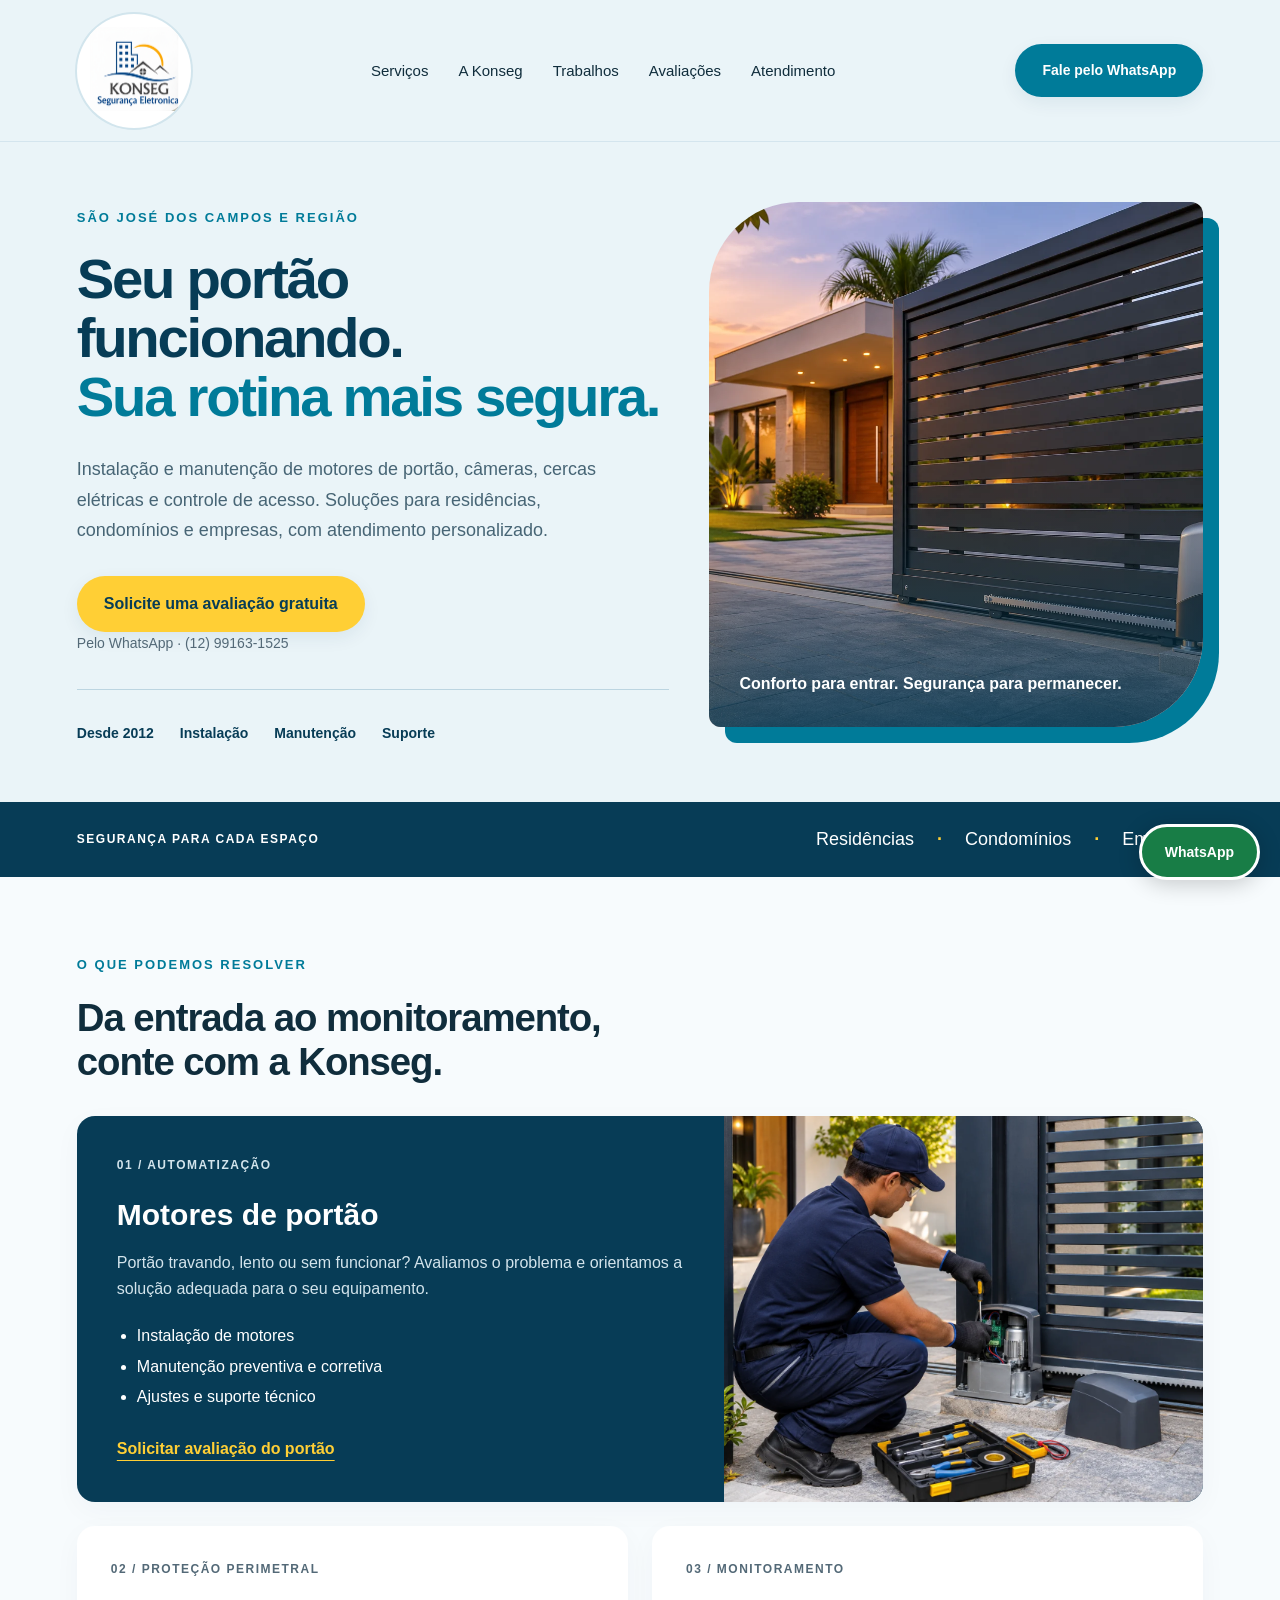
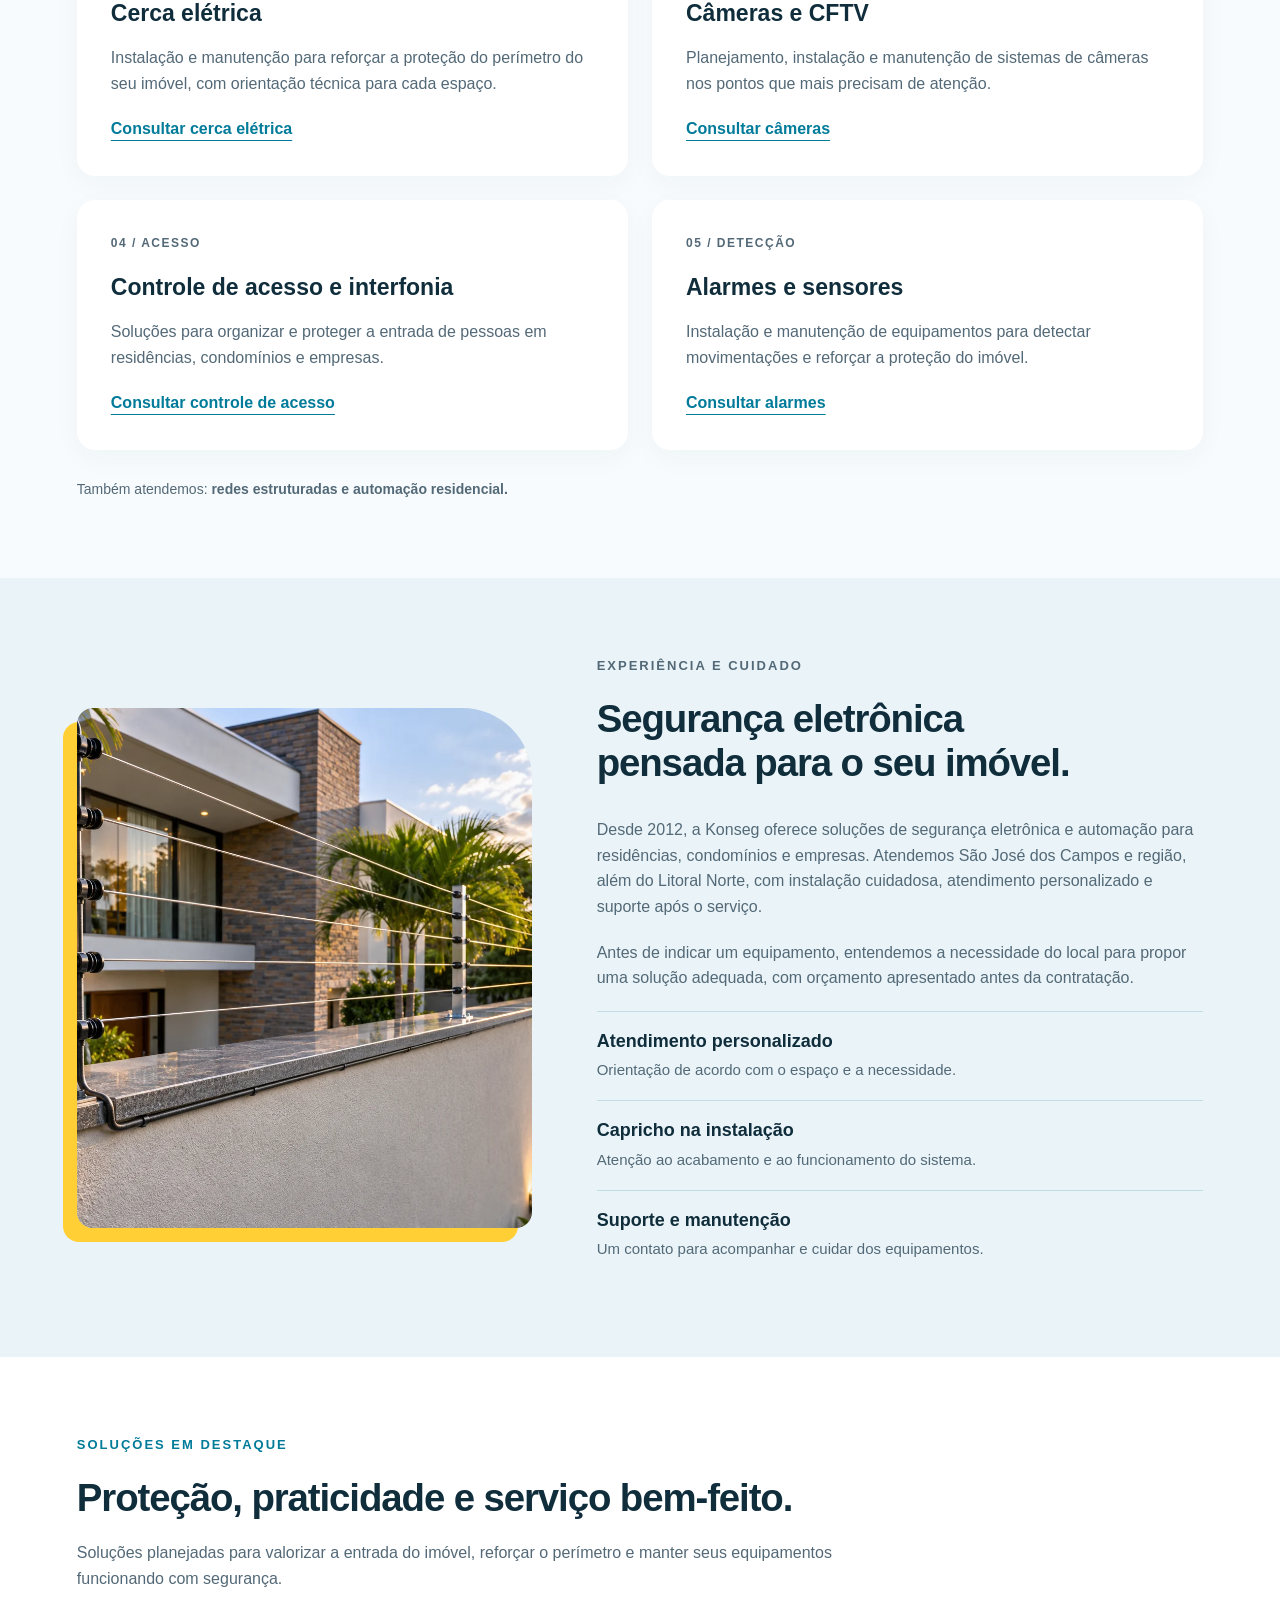
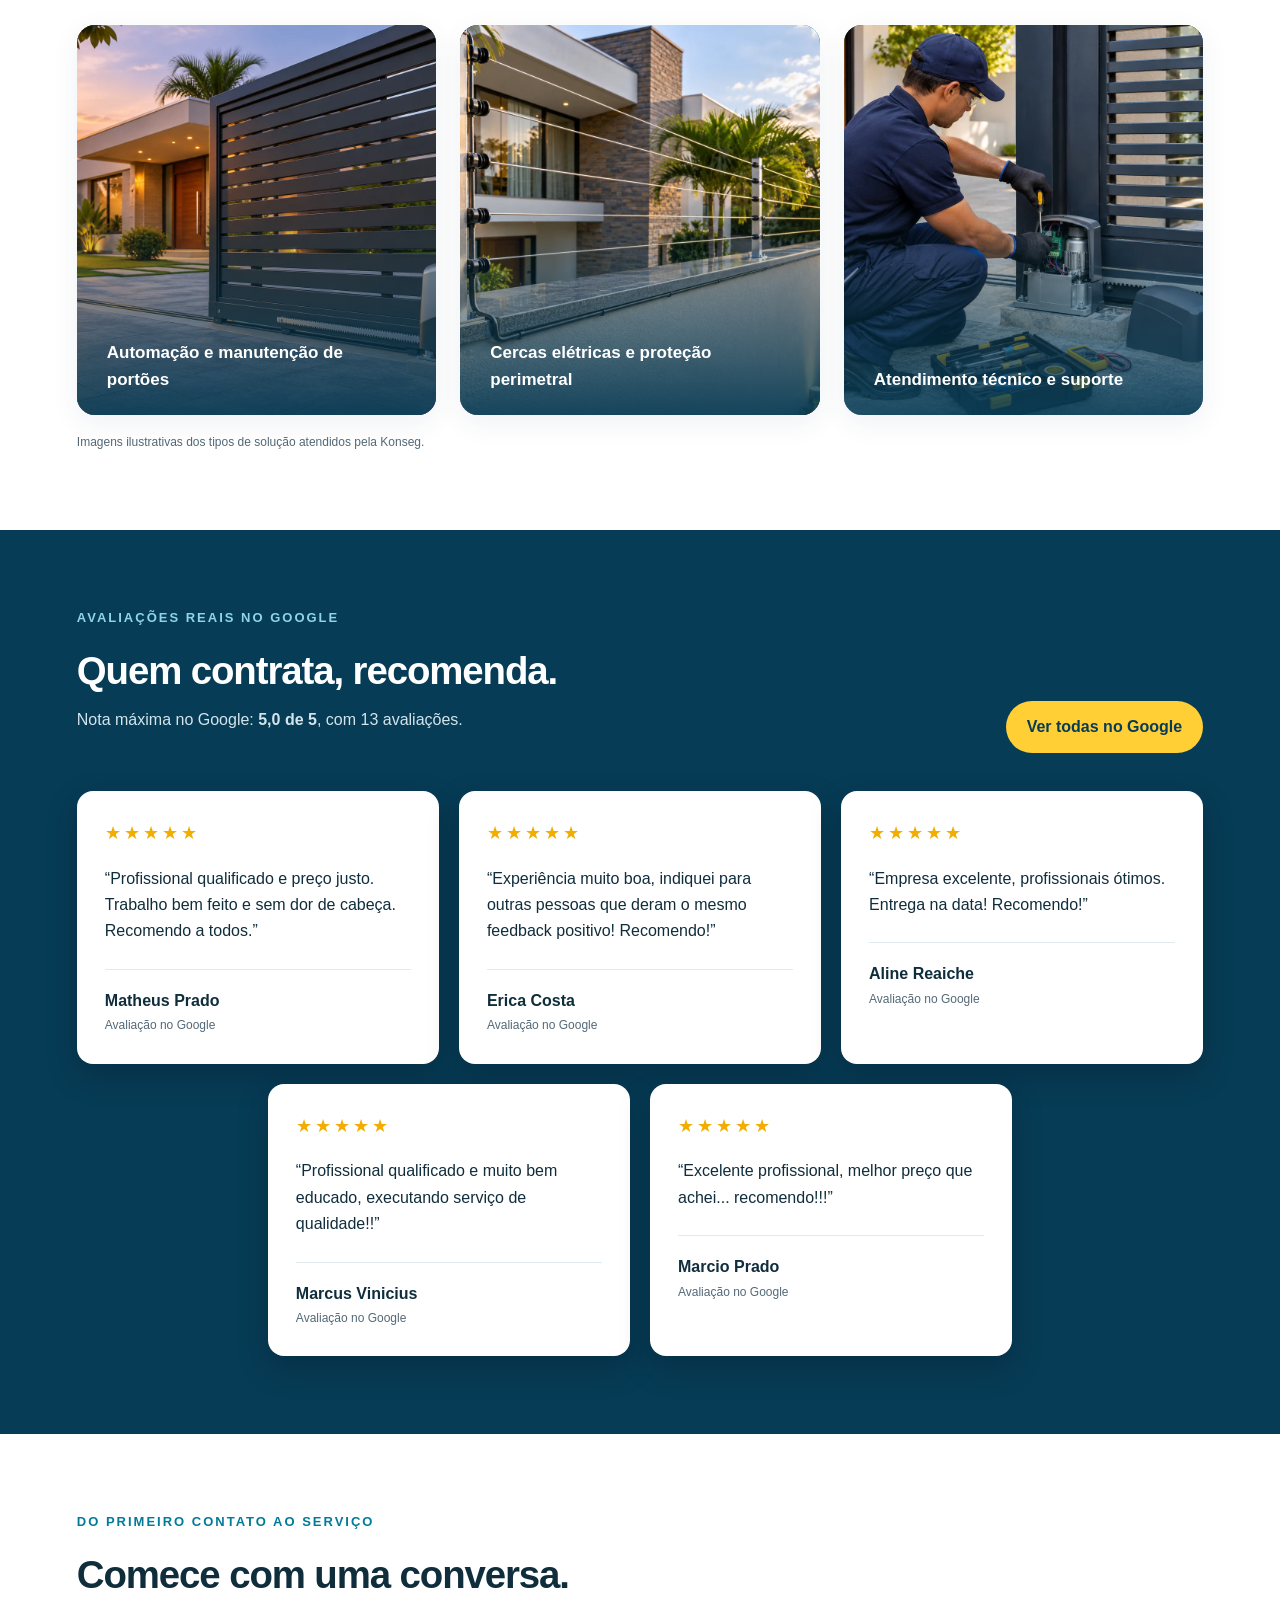
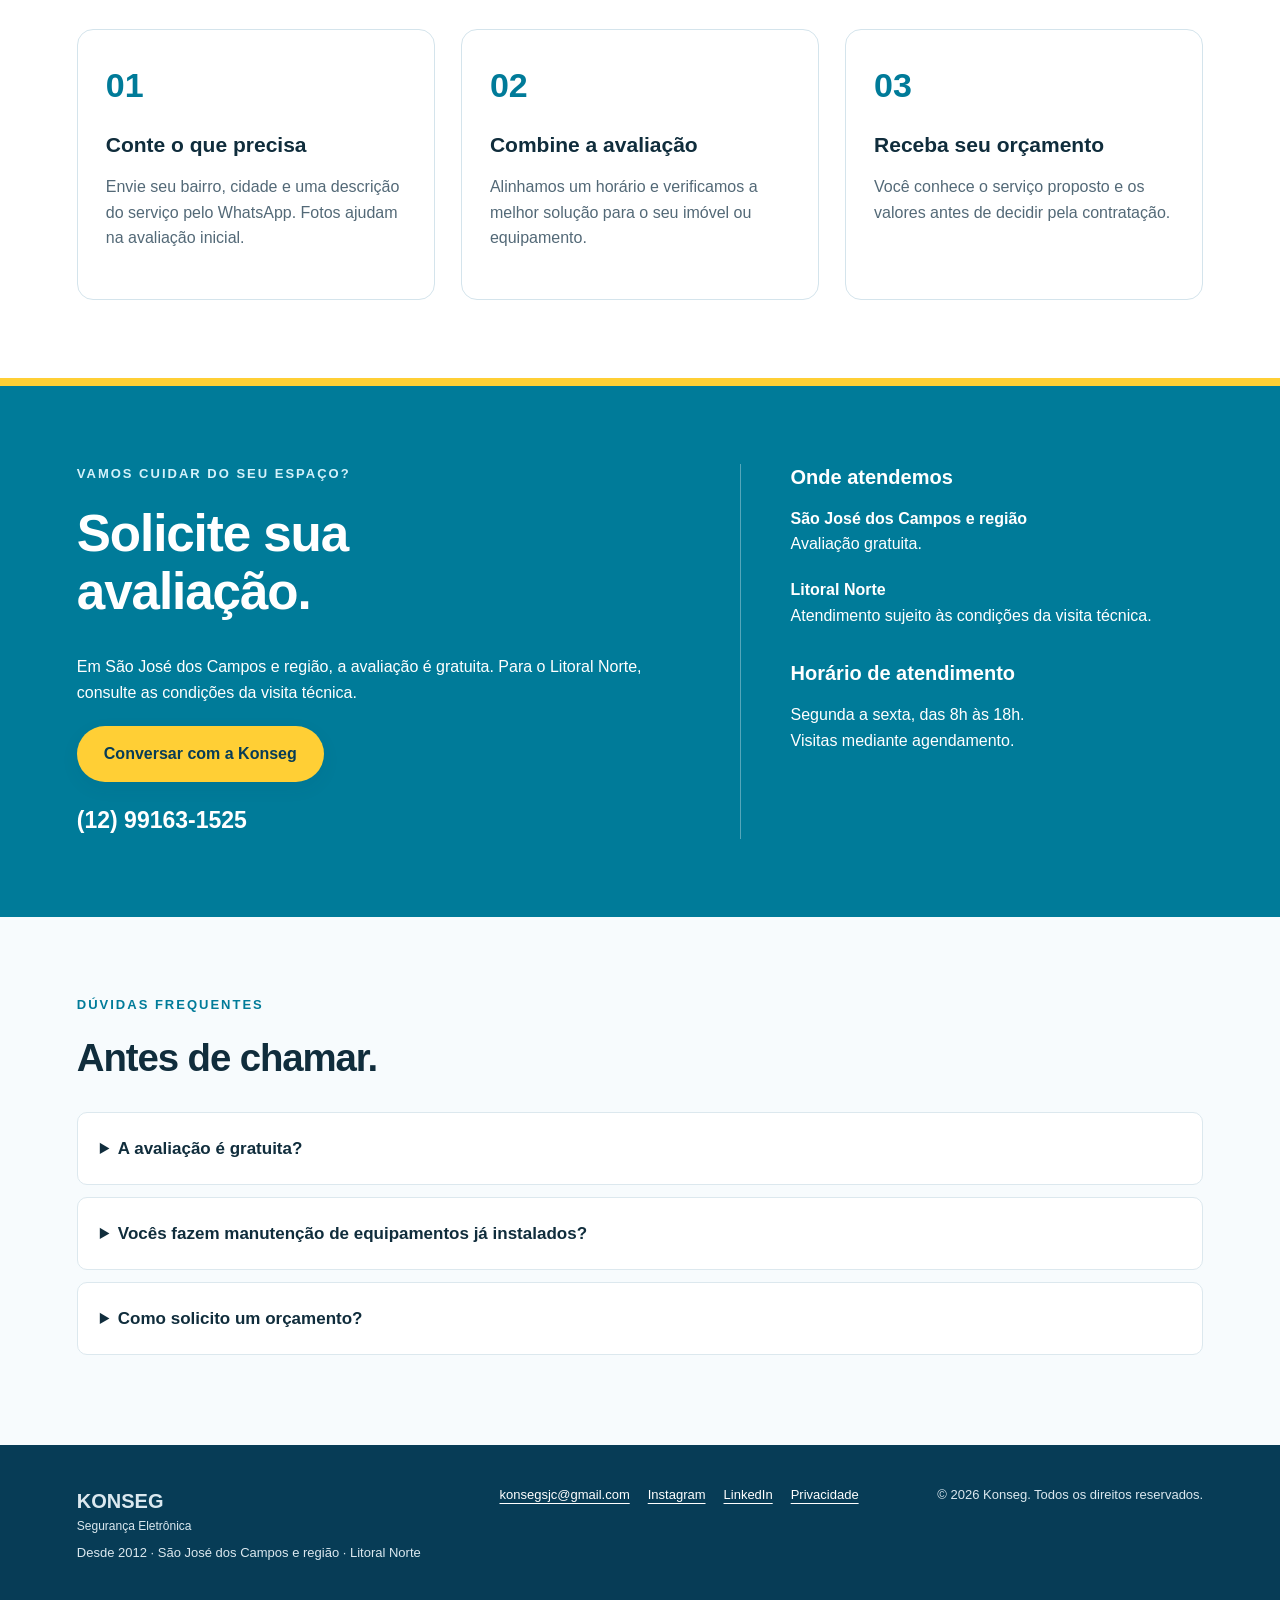
<file: index.html>
<!doctype html>
<html lang="pt-BR">
<head>
  <meta charset="utf-8">
  <meta name="viewport" content="width=device-width,initial-scale=1">
  <title>Konseg | Motores de portão e segurança eletrônica em São José dos Campos</title>
  <meta name="description" content="Desde 2012, a Konseg instala e mantém motores de portão, câmeras CFTV, cercas elétricas e controle de acesso em São José dos Campos e região.">
  <meta name="theme-color" content="#073c56">
  <meta name="robots" content="index,follow,max-image-preview:large">
  <link rel="canonical" href="https://konseg.com.br/">
  <meta property="og:locale" content="pt_BR">
  <meta property="og:type" content="website">
  <meta property="og:site_name" content="Konseg Segurança Eletrônica">
  <meta property="og:title" content="Konseg | Segurança eletrônica e automação">
  <meta property="og:description" content="Soluções para residências, condomínios e empresas em São José dos Campos e região. Solicite uma avaliação pelo WhatsApp.">
  <meta property="og:url" content="https://konseg.com.br/">
  <meta property="og:image" content="https://konseg.com.br/assets/portao.webp">
  <meta property="og:image:width" content="1050">
  <meta property="og:image:height" content="1400">
  <meta property="og:image:alt" content="Serviço de automação de portão realizado pela Konseg">
  <meta name="twitter:card" content="summary_large_image">
  <meta name="twitter:title" content="Konseg Segurança Eletrônica">
  <meta name="twitter:description" content="Motores de portão, CFTV, cercas elétricas e controle de acesso em São José dos Campos e região.">
  <meta name="twitter:image" content="https://konseg.com.br/assets/portao.webp">
  <link rel="stylesheet" href="style.css">
  <link rel="stylesheet" href="reviews.css">
  <link rel="icon" type="image/svg+xml" href="data:image/svg+xml,%3Csvg%20xmlns%3D%22http%3A//www.w3.org/2000/svg%22%20viewBox%3D%220%200%2032%2032%22%3E%3Crect%20width%3D%2232%22%20height%3D%2232%22%20rx%3D%227%22%20fill%3D%22%23073c56%22/%3E%3Ctext%20x%3D%2216%22%20y%3D%2224%22%20text-anchor%3D%22middle%22%20font-family%3D%22Arial%22%20font-weight%3D%22bold%22%20font-size%3D%2225%22%20fill%3D%22%23ffcf35%22%3EK%3C/text%3E%3C/svg%3E">
  <script type="application/ld+json">
  {
    "@context":"https://schema.org",
    "@type":"LocalBusiness",
    "name":"Konseg Segurança Eletrônica",
    "url":"https://konseg.com.br/",
    "logo":"https://konseg.com.br/assets/logo.png",
    "image":"https://konseg.com.br/assets/portao-automatico-premium.webp",
    "description":"Instalação e manutenção de motores de portão, câmeras CFTV, cercas elétricas, alarmes, interfonia e controle de acesso.",
    "foundingDate":"2012",
    "telephone":"+55 12 99163-1525",
    "email":"konsegsjc@gmail.com",
    "areaServed":["São José dos Campos","Vale do Paraíba","Litoral Norte de São Paulo"],
    "openingHours":"Mo-Fr 08:00-18:00",
    "aggregateRating":{"@type":"AggregateRating","ratingValue":"5.0","reviewCount":"13","bestRating":"5"},
    "sameAs":[
      "https://www.instagram.com/konsegsjc/",
      "https://www.linkedin.com/company/konseg-seguranca-eletronica/"
    ]
  }
  </script>
</head>
<body>
  <a class="skip" href="#conteudo">Ir para o conteúdo</a>
  <header>
    <a href="#conteudo" aria-label="Konseg início" class="brand"><img src="assets/logo.png" alt="Konseg Segurança Eletrônica" width="110" height="95"></a>
    <nav aria-label="Navegação principal"><a href="#servicos">Serviços</a><a href="#konseg">A Konseg</a><a href="#trabalhos">Trabalhos</a><a href="#avaliacoes">Avaliações</a><a href="#atendimento">Atendimento</a></nav>
    <a class="button small" data-service="avaliação">Fale pelo WhatsApp</a>
  </header>
  <main id="conteudo">
    <section class="hero">
      <div class="hero-copy"><p class="eyebrow">SÃO JOSÉ DOS CAMPOS E REGIÃO</p><h1>Seu portão funcionando.<br><span>Sua rotina mais segura.</span></h1><p class="lead">Instalação e manutenção de motores de portão, câmeras, cercas elétricas e controle de acesso. Soluções para residências, condomínios e empresas, com atendimento personalizado.</p><a class="button" data-service="avaliação gratuita">Solicite uma avaliação gratuita</a><p class="note">Pelo WhatsApp · (12) 99163-1525</p><div class="hero-bottom"><span>Desde 2012</span><span>Instalação</span><span>Manutenção</span><span>Suporte</span></div></div>
      <figure class="hero-photo"><img src="assets/portao-automatico-premium.webp" alt="Portão deslizante automatizado em residência moderna" fetchpriority="high"><figcaption>Conforto para entrar. Segurança para permanecer.</figcaption></figure>
    </section>
    <div class="audiences"><span>SEGURANÇA PARA CADA ESPAÇO</span><p>Residências <b>·</b> Condomínios <b>·</b> Empresas</p></div>
    <section id="servicos" class="section">
      <div class="section-heading"><p class="eyebrow">O QUE PODEMOS RESOLVER</p><h2>Da entrada ao monitoramento,<br>conte com a Konseg.</h2></div>
      <div class="services">
        <article class="featured"><div><p class="number">01 / AUTOMATIZAÇÃO</p><h3>Motores de portão</h3><p>Portão travando, lento ou sem funcionar? Avaliamos o problema e orientamos a solução adequada para o seu equipamento.</p><ul><li>Instalação de motores</li><li>Manutenção preventiva e corretiva</li><li>Ajustes e suporte técnico</li></ul><a class="text-link" data-service="motor de portão">Solicitar avaliação do portão</a></div><img src="assets/tecnico-motor-portao.webp" alt="Técnico realizando manutenção em motor de portão automático" loading="lazy" width="1536" height="1024"></article>
        <article><p class="number">02 / PROTEÇÃO PERIMETRAL</p><h3>Cerca elétrica</h3><p>Instalação e manutenção para reforçar a proteção do perímetro do seu imóvel, com orientação técnica para cada espaço.</p><a class="text-link" data-service="cerca elétrica">Consultar cerca elétrica</a></article>
        <article><p class="number">03 / MONITORAMENTO</p><h3>Câmeras e CFTV</h3><p>Planejamento, instalação e manutenção de sistemas de câmeras nos pontos que mais precisam de atenção.</p><a class="text-link" data-service="câmeras e CFTV">Consultar câmeras</a></article>
        <article><p class="number">04 / ACESSO</p><h3>Controle de acesso e interfonia</h3><p>Soluções para organizar e proteger a entrada de pessoas em residências, condomínios e empresas.</p><a class="text-link" data-service="controle de acesso e interfonia">Consultar controle de acesso</a></article>
        <article><p class="number">05 / DETECÇÃO</p><h3>Alarmes e sensores</h3><p>Instalação e manutenção de equipamentos para detectar movimentações e reforçar a proteção do imóvel.</p><a class="text-link" data-service="alarmes e sensores">Consultar alarmes</a></article>
      </div>
      <p class="other">Também atendemos: <strong>redes estruturadas e automação residencial.</strong></p>
    </section>
    <section id="konseg" class="about section">
      <figure><img src="assets/cerca-eletrica-residencial.webp" alt="Cerca elétrica instalada sobre muro residencial moderno" loading="lazy" width="1536" height="1024"></figure>
      <div><p class="eyebrow">EXPERIÊNCIA E CUIDADO</p><h2>Segurança eletrônica<br>pensada para o seu imóvel.</h2><p>Desde 2012, a Konseg oferece soluções de segurança eletrônica e automação para residências, condomínios e empresas. Atendemos São José dos Campos e região, além do Litoral Norte, com instalação cuidadosa, atendimento personalizado e suporte após o serviço.</p><p>Antes de indicar um equipamento, entendemos a necessidade do local para propor uma solução adequada, com orçamento apresentado antes da contratação.</p><div class="values"><div><h3>Atendimento personalizado</h3><p>Orientação de acordo com o espaço e a necessidade.</p></div><div><h3>Capricho na instalação</h3><p>Atenção ao acabamento e ao funcionamento do sistema.</p></div><div><h3>Suporte e manutenção</h3><p>Um contato para acompanhar e cuidar dos equipamentos.</p></div></div></div>
    </section>
    <section id="trabalhos" class="portfolio section">
      <p class="eyebrow">SOLUÇÕES EM DESTAQUE</p><h2>Proteção, praticidade e serviço bem-feito.</h2><p class="portfolio-intro">Soluções planejadas para valorizar a entrada do imóvel, reforçar o perímetro e manter seus equipamentos funcionando com segurança.</p>
      <div class="portfolio-grid"><figure><img src="assets/portao-automatico-premium.webp" alt="Portão automático moderno com motor deslizante" loading="lazy" width="1536" height="1024"><figcaption>Automação e manutenção de portões</figcaption></figure><figure><img src="assets/cerca-eletrica-residencial.webp" alt="Proteção perimetral com cerca elétrica residencial" loading="lazy" width="1536" height="1024"><figcaption>Cercas elétricas e proteção perimetral</figcaption></figure><figure><img src="assets/tecnico-motor-portao.webp" alt="Atendimento técnico em motor de portão" loading="lazy" width="1536" height="1024"><figcaption>Atendimento técnico e suporte</figcaption></figure></div>
      <p class="image-note">Imagens ilustrativas dos tipos de solução atendidos pela Konseg.</p>
    </section>
    <section id="avaliacoes" class="reviews section">
      <div class="reviews-heading"><div><p class="eyebrow">AVALIAÇÕES REAIS NO GOOGLE</p><h2>Quem contrata, recomenda.</h2><p>Nota máxima no Google: <strong>5,0 de 5</strong>, com 13 avaliações.</p></div><a class="google-link" href="https://www.google.com/maps/place/Konseg+Seguran%C3%A7a+Eletr%C3%B4nica/@-23.395352,-45.5975122,17z" target="_blank" rel="noopener noreferrer">Ver todas no Google</a></div>
      <div class="review-grid">
        <article><div class="stars" aria-label="5 de 5 estrelas">★★★★★</div><blockquote>“Profissional qualificado e preço justo. Trabalho bem feito e sem dor de cabeça. Recomendo a todos.”</blockquote><p><strong>Matheus Prado</strong><span>Avaliação no Google</span></p></article>
        <article><div class="stars" aria-label="5 de 5 estrelas">★★★★★</div><blockquote>“Experiência muito boa, indiquei para outras pessoas que deram o mesmo feedback positivo! Recomendo!”</blockquote><p><strong>Erica Costa</strong><span>Avaliação no Google</span></p></article>
        <article><div class="stars" aria-label="5 de 5 estrelas">★★★★★</div><blockquote>“Empresa excelente, profissionais ótimos. Entrega na data! Recomendo!”</blockquote><p><strong>Aline Reaiche</strong><span>Avaliação no Google</span></p></article>
        <article><div class="stars" aria-label="5 de 5 estrelas">★★★★★</div><blockquote>“Profissional qualificado e muito bem educado, executando serviço de qualidade!!”</blockquote><p><strong>Marcus Vinicius</strong><span>Avaliação no Google</span></p></article>
        <article><div class="stars" aria-label="5 de 5 estrelas">★★★★★</div><blockquote>“Excelente profissional, melhor preço que achei... recomendo!!!”</blockquote><p><strong>Marcio Prado</strong><span>Avaliação no Google</span></p></article>
      </div>
    </section>
    <section class="steps section"><p class="eyebrow">DO PRIMEIRO CONTATO AO SERVIÇO</p><h2>Comece com uma conversa.</h2><div class="step-grid"><article><span>01</span><h3>Conte o que precisa</h3><p>Envie seu bairro, cidade e uma descrição do serviço pelo WhatsApp. Fotos ajudam na avaliação inicial.</p></article><article><span>02</span><h3>Combine a avaliação</h3><p>Alinhamos um horário e verificamos a melhor solução para o seu imóvel ou equipamento.</p></article><article><span>03</span><h3>Receba seu orçamento</h3><p>Você conhece o serviço proposto e os valores antes de decidir pela contratação.</p></article></div></section>
    <section id="atendimento" class="contact section"><div><p class="eyebrow">VAMOS CUIDAR DO SEU ESPAÇO?</p><h2>Solicite sua<br>avaliação.</h2><p>Em São José dos Campos e região, a avaliação é gratuita. Para o Litoral Norte, consulte as condições da visita técnica.</p><a class="button" data-service="avaliação">Conversar com a Konseg</a><a class="phone" href="tel:+5512991631525">(12) 99163-1525</a></div><div class="contact-details"><h3>Onde atendemos</h3><p><strong>São José dos Campos e região</strong><br>Avaliação gratuita.</p><p><strong>Litoral Norte</strong><br>Atendimento sujeito às condições da visita técnica.</p><h3>Horário de atendimento</h3><p>Segunda a sexta, das 8h às 18h.<br>Visitas mediante agendamento.</p></div></section>
    <section class="faq section"><p class="eyebrow">DÚVIDAS FREQUENTES</p><h2>Antes de chamar.</h2><details><summary>A avaliação é gratuita?</summary><p>Sim, em São José dos Campos e região. Informe sua cidade e bairro pelo WhatsApp. Para o Litoral Norte, consulte as condições da visita técnica.</p></details><details><summary>Vocês fazem manutenção de equipamentos já instalados?</summary><p>Sim. Conte qual equipamento precisa de atendimento e descreva o problema. Nossa equipe avalia a possibilidade de manutenção e a solução indicada.</p></details><details><summary>Como solicito um orçamento?</summary><p>Clique em um botão de WhatsApp e envie sua cidade, bairro e o serviço desejado. O orçamento será apresentado conforme a avaliação da necessidade.</p></details></section>
  </main>
  <footer><div><strong>KONSEG <span>Segurança Eletrônica</span></strong><p>Desde 2012 · São José dos Campos e região · Litoral Norte</p></div><div class="footer-links"><a href="mailto:konsegsjc@gmail.com">konsegsjc@gmail.com</a><a href="https://www.instagram.com/konsegsjc/" target="_blank" rel="noopener noreferrer">Instagram</a><a href="https://www.linkedin.com/company/konseg-seguranca-eletronica/" target="_blank" rel="noopener noreferrer">LinkedIn</a><a href="politica-de-privacidade.html">Privacidade</a></div><p>© 2026 Konseg. Todos os direitos reservados.</p></footer>
  <a class="floating" data-service="avaliação" aria-label="Solicitar avaliação pelo WhatsApp">WhatsApp</a>
  <script src="script.js"></script>
</body>
</html>
</file>
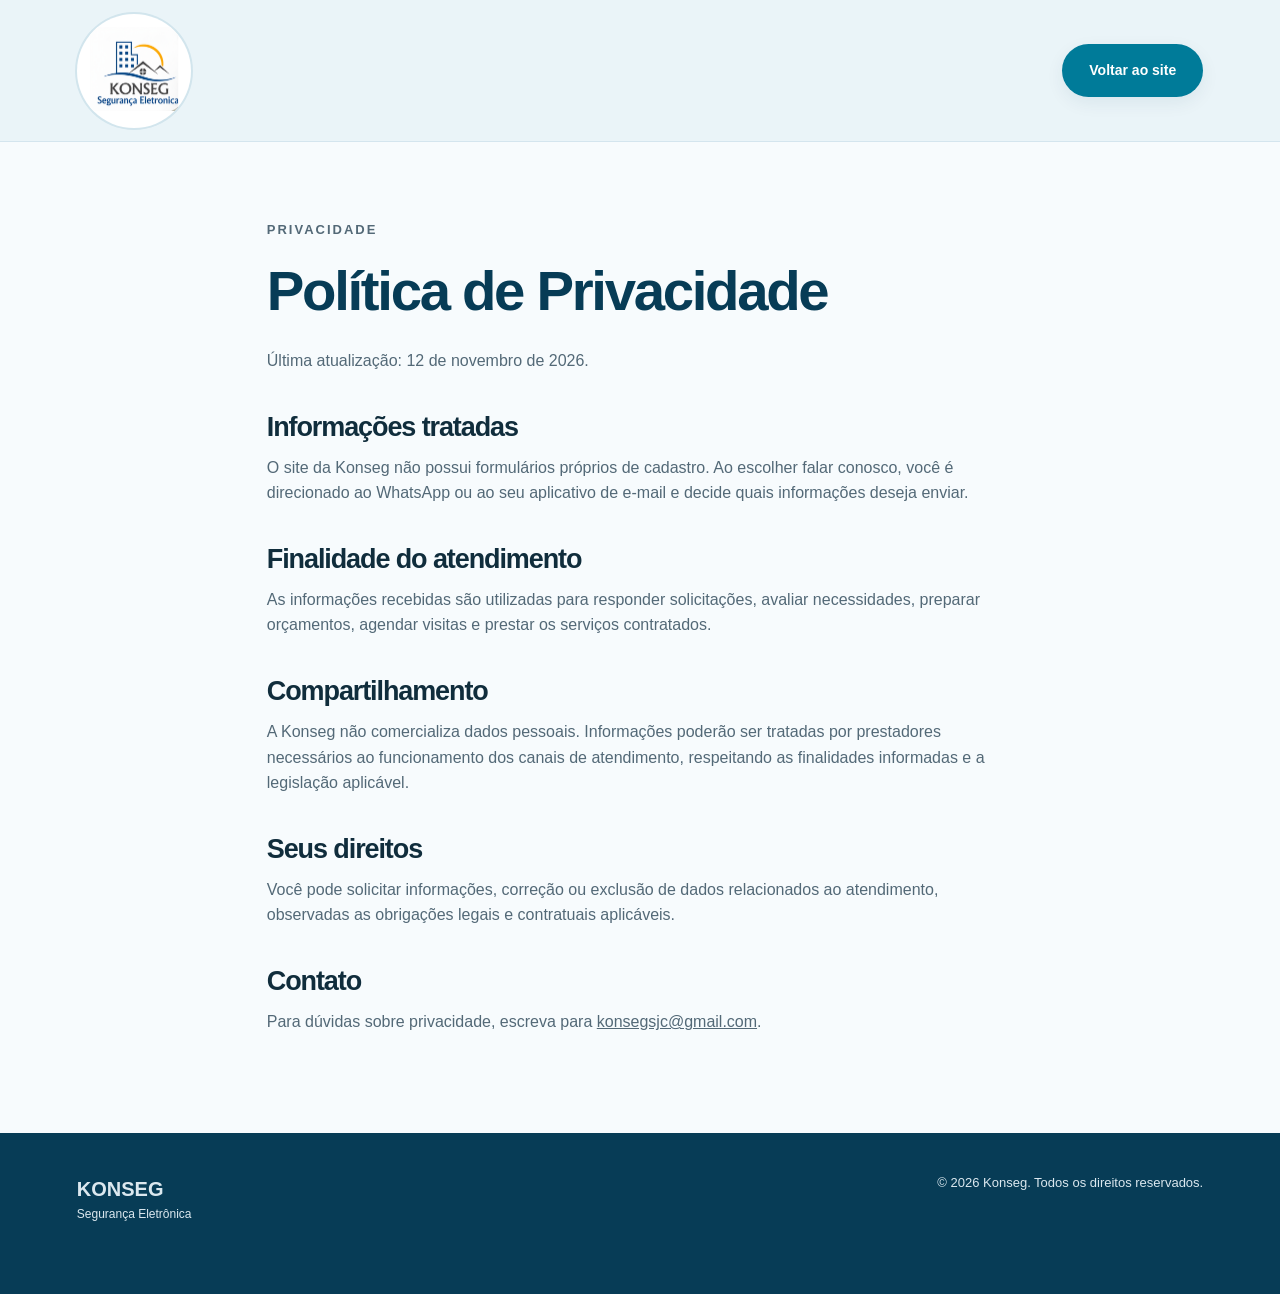
<file: politica-de-privacidade.html>
<!doctype html>
<html lang="pt-BR"><head><meta charset="utf-8"><meta name="viewport" content="width=device-width,initial-scale=1"><meta name="robots" content="index,follow"><title>Política de Privacidade | Konseg</title><meta name="description" content="Política de privacidade do site da Konseg Segurança Eletrônica."><link rel="canonical" href="https://konseg.com.br/politica-de-privacidade.html"><link rel="stylesheet" href="style.css"></head>
<body><header><a href="/" aria-label="Voltar ao início" class="brand"><img src="assets/logo.png" alt="Konseg Segurança Eletrônica" width="110" height="95"></a><a class="button small" href="/">Voltar ao site</a></header><main class="legal section"><p class="eyebrow">PRIVACIDADE</p><h1>Política de Privacidade</h1><p>Última atualização: 12 de novembro de 2026.</p><h2>Informações tratadas</h2><p>O site da Konseg não possui formulários próprios de cadastro. Ao escolher falar conosco, você é direcionado ao WhatsApp ou ao seu aplicativo de e-mail e decide quais informações deseja enviar.</p><h2>Finalidade do atendimento</h2><p>As informações recebidas são utilizadas para responder solicitações, avaliar necessidades, preparar orçamentos, agendar visitas e prestar os serviços contratados.</p><h2>Compartilhamento</h2><p>A Konseg não comercializa dados pessoais. Informações poderão ser tratadas por prestadores necessários ao funcionamento dos canais de atendimento, respeitando as finalidades informadas e a legislação aplicável.</p><h2>Seus direitos</h2><p>Você pode solicitar informações, correção ou exclusão de dados relacionados ao atendimento, observadas as obrigações legais e contratuais aplicáveis.</p><h2>Contato</h2><p>Para dúvidas sobre privacidade, escreva para <a href="mailto:konsegsjc@gmail.com">konsegsjc@gmail.com</a>.</p></main><footer><strong>KONSEG <span>Segurança Eletrônica</span></strong><p>© 2026 Konseg. Todos os direitos reservados.</p></footer></body></html>
</file>
<file: style.css>
:root{--navy:#072f45;--blue:#007c99;--yellow:#ffd449;--ink:#102d3c;--muted:#536977;--pale:#edf4f7}*{box-sizing:border-box}html{scroll-behavior:smooth;scroll-padding-top:110px}body{margin:0;font-family:Arial,Helvetica,sans-serif;color:var(--ink);font-size:16px;line-height:1.6}a{color:inherit;cursor:pointer}a:focus-visible,summary:focus-visible{outline:3px solid var(--blue);outline-offset:5px}header{max-width:1280px;margin:auto;height:108px;display:flex;align-items:center;justify-content:space-between;padding:12px 6%;gap:20px}header img{object-fit:contain;height:85px;width:100px}nav{display:flex;gap:30px}nav a{text-decoration:none;font-size:15px}.button{display:inline-block;background:var(--yellow);color:var(--navy);padding:17px 24px;border-radius:4px;font-weight:700;text-decoration:none;line-height:1.4;transition:background .2s}.button:hover{background:#ffe582}.small{background:var(--navy);color:white;padding:12px 18px;font-size:14px}.small:hover{background:var(--blue)}.hero{background:var(--navy);color:white;display:grid;grid-template-columns:1.2fr 1fr;min-height:640px}.hero-copy{padding:70px 8% 38px max(6vw,calc((100vw - 1130px)/2))}.eyebrow{font-weight:700;font-size:13px;letter-spacing:2px;color:var(--blue);margin:0 0 20px}.hero .eyebrow{color:#92cddd}h1{font-size:clamp(40px,4.2vw,62px);line-height:1.08;letter-spacing:-2px;margin:0 0 28px;font-weight:800}h1 span{color:var(--yellow)}.lead{max-width:520px;font-size:18px;color:#d7e5ec;line-height:1.7;margin-bottom:30px}.note{font-size:14px;color:#c2d6e0}.hero-bottom{display:flex;gap:26px;padding-top:32px;margin-top:34px;border-top:1px solid #ffffff30;font-size:14px}.hero-photo{position:relative;margin:0;min-height:640px}.hero-photo img{height:100%;width:100%;object-fit:cover;object-position:center}.hero-photo:after{content:'';position:absolute;inset:0;background:linear-gradient(0deg,#072f4599,transparent 50%)}figcaption{position:absolute;bottom:28px;left:30px;right:30px;z-index:1;font-size:14px;color:white}.audiences{display:flex;justify-content:space-between;align-items:center;background:var(--pale);padding:24px max(6vw,calc((100vw - 1130px)/2));gap:20px}.audiences span{font-size:12px;letter-spacing:1.5px;font-weight:700}.audiences p{margin:0;font-size:18px}.audiences b{padding:0 18px;color:var(--blue)}.section{padding:85px max(6vw,calc((100vw - 1130px)/2))}h2{font-size:clamp(30px,3vw,44px);line-height:1.15;letter-spacing:-1.1px;margin:0 0 32px}h3{font-size:23px;line-height:1.3;margin:0 0 16px}p{margin:0 0 20px}.services{display:grid;grid-template-columns:1fr 1fr;gap:22px}.services article{border:1px solid #d9e4ea;padding:32px}.services article p{color:var(--muted)}.services .featured{grid-column:1/-1;display:grid;grid-template-columns:1.4fr 1fr;background:var(--pale);border:0;padding:0}.featured>div{padding:38px}.featured img{width:100%;height:100%;max-height:400px;object-fit:cover}.number{font-size:12px;font-weight:700;letter-spacing:1.5px}.featured h3{font-size:30px}ul{padding-left:20px;line-height:1.9;margin-bottom:24px}.text-link{font-weight:700;color:var(--blue);text-underline-offset:5px;display:inline-block}.other{margin:28px 0 0;font-size:14px;color:var(--muted)}.about{background:var(--pale);display:grid;grid-template-columns:.9fr 1.2fr;gap:65px;align-items:center}.about figure{margin:0;height:570px}.about img{width:100%;height:100%;object-fit:cover}.about p{color:var(--muted)}.values>div{border-top:1px solid #cbdce5;padding:18px 0 0}.values h3{font-size:18px;margin:0 0 5px}.values p{font-size:15px;margin-bottom:18px}.step-grid{display:grid;grid-template-columns:repeat(3,1fr);gap:45px}.step-grid span{display:block;font-size:40px;font-weight:800;color:var(--blue);border-bottom:2px solid #dae5eb;padding-bottom:20px;margin-bottom:24px}.step-grid h3{font-size:21px}.step-grid p{color:var(--muted)}.contact{background:var(--navy);color:white;display:grid;grid-template-columns:1.3fr 1fr;gap:60px}.contact .eyebrow{color:#92cddd}.contact h2{font-size:clamp(36px,4vw,55px)}.phone{display:block;font-size:23px;margin-top:20px;text-decoration:none}.contact-details{border-left:1px solid #ffffff30;padding-left:50px}.contact-details h3{font-size:20px}.contact-details p{color:#d3e0e7}.contact-details h3:not(:first-child){margin-top:32px}.faq details{border-bottom:1px solid #d9e4ea;padding:21px 0}.faq summary{font-size:18px;font-weight:700;cursor:pointer}.faq details p{color:var(--muted);max-width:850px;margin:16px 0 0}footer{background:var(--pale);padding:40px 6% 70px;font-size:13px;display:flex;justify-content:space-between;gap:22px}footer strong{font-size:20px}footer strong span{display:block;font-size:12px;font-weight:400}footer p{margin:0}.floating{position:fixed;right:20px;bottom:20px;background:#187d46;border-radius:28px;color:white;padding:14px 23px;text-decoration:none;font-weight:700;font-size:14px;box-shadow:0 4px 22px #0003;z-index:5}.floating:hover{background:#136438}.skip{position:absolute;left:10px;top:-100px;background:white;padding:10px;z-index:10}.skip:focus{top:10px}@media(max-width:760px){header{height:90px;padding:8px 5%}header img{height:72px;width:85px}nav{display:none}.small{font-size:13px}.hero{grid-template-columns:1fr}.hero-copy{padding:45px 6% 30px}h1{font-size:43px;letter-spacing:-1.4px}.lead{font-size:17px}.hero-photo{min-height:0;height:380px}.hero-photo img{object-position:center 40%}.hero-bottom{margin-top:26px;padding-top:22px}.audiences{display:block;padding:23px 6%}.audiences span{display:block;margin-bottom:9px}.audiences p{font-size:16px}.audiences b{padding:0 7px}.section{padding:55px 6%}.services{grid-template-columns:1fr}.services .featured{grid-template-columns:1fr}.featured>div{padding:28px}.featured img{height:280px}.services article{padding:27px}.services .featured{padding:0}.about{grid-template-columns:1fr;gap:32px}.about figure{height:320px;order:2}.step-grid{grid-template-columns:1fr;gap:24px}.step-grid article{display:grid;grid-template-columns:50px 1fr;column-gap:20px}.step-grid span{grid-row:1/3;border:0;font-size:30px;padding:0;margin:0}.step-grid h3{margin-bottom:10px}.contact{grid-template-columns:1fr;gap:35px}.contact-details{border-left:0;border-top:1px solid #ffffff30;padding:30px 0 0}footer{display:block;padding-bottom:90px}footer p{margin-top:16px}.button{max-width:100%;text-align:center}}@media(prefers-reduced-motion:reduce){html{scroll-behavior:auto}*{transition:none!important}}
/* Versão 2: marca integrada e composição clara */
:root{--navy:#073c56;--blue:#007b99;--yellow:#ffcf35;--pale:#eaf4f8}body{background:#f7fbfd}header{max-width:none;height:126px;background:#eaf4f8;padding:14px max(6vw,calc((100vw - 1130px)/2));border-bottom:1px solid #d4e5ee}.brand{display:flex;align-items:center}.brand img{width:130px;height:105px;mix-blend-mode:multiply;clip-path:inset(0 7% 3% 0);object-fit:contain}.small{background:var(--blue);border-radius:28px}.hero{background:#eaf4f8;color:var(--navy);min-height:660px;grid-template-columns:1.2fr 1fr;padding:0 max(6vw,calc((100vw - 1130px)/2));gap:40px;align-items:center}.hero-copy{padding:52px 0 44px}.hero .eyebrow{color:var(--blue)}h1{font-size:clamp(42px,4.4vw,65px);line-height:1.05;letter-spacing:-2.3px}h1 span{color:var(--blue)}.lead{color:#476575;font-size:18px;max-width:560px}.button{border-radius:28px;padding:17px 27px;box-shadow:0 6px 18px #073c5612}.note{color:#536977}.hero-bottom{border-color:#bcd5e1;color:var(--navy);font-weight:700}.hero-photo{min-height:0;height:525px;margin:25px 0 40px;align-self:center;border-radius:90px 12px 90px 12px;overflow:hidden;box-shadow:16px 16px 0 #007b99}.hero-photo img{object-position:center 44%}.hero-photo:after{background:linear-gradient(0deg,#073c56cc,transparent 45%)}figcaption{bottom:30px;font-size:16px;font-weight:700}.audiences{background:var(--navy);color:white;padding-top:23px;padding-bottom:23px}.audiences b{color:var(--yellow)}.section{padding-top:78px;padding-bottom:78px}.services{gap:24px}.services article{background:white;border:0;border-radius:18px;box-shadow:0 8px 28px #073c5609;padding:34px}.services .featured{background:var(--navy);color:white;border-radius:18px;overflow:hidden;padding:0;grid-template-columns:1.35fr 1fr}.services .featured p{color:#d3e4ec}.featured>div{padding:40px}.featured .text-link{color:var(--yellow)}.text-link{text-decoration:underline;text-underline-offset:6px}.about{background:#eaf4f8;gap:65px}.about figure{height:520px;border-radius:16px 70px 16px 16px;overflow:hidden;box-shadow:-14px 14px 0 #ffcf35}.about img{object-position:50% 40%}.values>div{border-color:#c4dce6}.steps{background:white}.step-grid{gap:26px}.step-grid article{border:1px solid #d4e4ec;padding:28px;border-radius:16px}.step-grid span{border:none;color:var(--blue);font-size:34px;margin-bottom:18px;padding:0}.contact{background:#007b99;border-top:8px solid var(--yellow)}.contact .eyebrow{color:#d4f2fb}.contact-details{border-color:#ffffff55}.contact-details p{color:white}.faq{background:#f7fbfd}.faq details{background:white;border:1px solid #dce8ee;border-radius:10px;padding:22px;margin-bottom:12px}.faq summary{font-size:17px}footer{background:var(--navy);color:#dbe8ef}.floating{border:3px solid white}.phone{font-weight:700}@media(max-width:760px){header{height:108px;padding:10px 6%}.brand img{width:108px;height:90px}.small{font-size:12px;padding:12px 15px}.hero{padding:0 6% 35px;grid-template-columns:1fr;gap:0}.hero-copy{padding:40px 0 24px}h1{font-size:43px;letter-spacing:-1.6px}.hero-photo{height:350px;width:calc(100% - 10px);margin:8px 0 15px;border-radius:55px 10px 55px 10px;box-shadow:10px 10px 0 #007b99}.hero-photo img{object-position:center 40%}.audiences{padding:22px 6%}.section{padding-top:52px;padding-bottom:52px}.services article{padding:28px}.services .featured{grid-template-columns:1fr;padding:0}.featured>div{padding:28px}.featured img{height:250px}.about{gap:34px}.about figure{height:320px;width:calc(100% - 7px);margin-left:7px;box-shadow:-10px 10px 0 #ffcf35}.step-grid article{display:block;padding:25px}.step-grid span{margin-bottom:12px}.contact-details{border-color:#ffffff55}.faq details{padding:19px}.faq summary{font-size:16px}}
/* Versão 3: logo em formato circular */
header{height:142px}.brand{width:114px;height:114px;flex:0 0 114px;border-radius:50%;background:#fff;overflow:hidden;justify-content:center;box-shadow:0 0 0 2px #d2e5ed}.brand img{width:94px;height:88px;object-fit:contain;mix-blend-mode:normal;clip-path:inset(0 6% 4% 0);transform:translateX(3px)}@media(max-width:760px){header{height:116px}.brand{width:92px;height:92px;flex-basis:92px}.brand img{width:76px;height:72px}.small{padding:12px 14px}}

/* Melhorias de credibilidade, portfólio e rodapé */
.portfolio{background:#fff}.portfolio-intro{max-width:760px;color:var(--muted);margin-top:-12px}.portfolio-grid{display:grid;grid-template-columns:repeat(3,1fr);gap:24px;margin-top:34px}.portfolio-grid figure{position:relative;margin:0;height:390px;overflow:hidden;border-radius:18px;background:var(--navy);box-shadow:0 8px 28px #073c5612}.portfolio-grid img{width:100%;height:100%;object-fit:cover;transition:transform .3s}.portfolio-grid figure:hover img{transform:scale(1.025)}.portfolio-grid figure:after{content:'';position:absolute;inset:45% 0 0;background:linear-gradient(transparent,#073c56e8)}.portfolio-grid figcaption{bottom:22px;font-size:17px;font-weight:700}.footer-links{display:flex;flex-wrap:wrap;gap:10px 18px;align-content:flex-start}.footer-links a{color:#fff;text-underline-offset:4px}footer>div:first-child p{margin-top:7px}.legal{max-width:900px;margin:auto}.legal h1{color:var(--navy)}.legal h2{font-size:27px;margin-top:38px;margin-bottom:12px}.legal p{color:var(--muted)}@media(max-width:900px){nav{gap:18px}.portfolio-grid{grid-template-columns:1fr 1fr}.portfolio-grid figure:last-child{grid-column:1/-1}}@media(max-width:760px){.hero-bottom{flex-wrap:wrap;gap:12px 20px}.portfolio-grid{grid-template-columns:1fr}.portfolio-grid figure,.portfolio-grid figure:last-child{grid-column:auto;height:340px}.footer-links{margin-top:22px}footer>p{margin-top:22px}}@media(prefers-reduced-motion:reduce){.portfolio-grid img{transition:none}}
</file>
<file: reviews.css>
/* Prova social e imagens comerciais */
.image-note{font-size:12px;color:var(--muted);margin:18px 0 0}
.reviews{background:var(--navy);color:white}
.reviews-heading{display:flex;justify-content:space-between;align-items:end;gap:35px;margin-bottom:38px}
.reviews .eyebrow{color:#8fd5e7}
.reviews-heading h2{margin-bottom:14px}
.reviews-heading p{color:#d4e4eb}
.google-link{color:var(--navy);background:var(--yellow);border-radius:28px;padding:13px 21px;text-decoration:none;font-weight:700;white-space:nowrap}
.review-grid{display:grid;grid-template-columns:repeat(6,1fr);gap:20px}
.review-grid article{grid-column:span 2;background:white;color:var(--ink);border-radius:16px;padding:28px;box-shadow:0 12px 30px #00141f45}
.review-grid article:nth-child(4){grid-column:2/span 2}
.review-grid article:nth-child(5){grid-column:4/span 2}
.stars{color:#f2ad00;letter-spacing:3px;font-size:18px}
.review-grid blockquote{margin:18px 0 24px;font-size:16px;line-height:1.65}
.review-grid article>p{margin:0;padding-top:18px;border-top:1px solid #e1eaee}
.review-grid strong,.review-grid span{display:block}
.review-grid span{font-size:12px;color:var(--muted);margin-top:3px}
@media(max-width:900px){.review-grid{grid-template-columns:1fr 1fr}.review-grid article,.review-grid article:nth-child(4),.review-grid article:nth-child(5){grid-column:auto}.review-grid article:last-child{grid-column:1/-1}}
@media(max-width:760px){.reviews-heading{display:block}.google-link{display:inline-block;margin-top:8px}.review-grid{grid-template-columns:1fr}.review-grid article,.review-grid article:last-child{grid-column:auto;padding:24px}}
</file>
